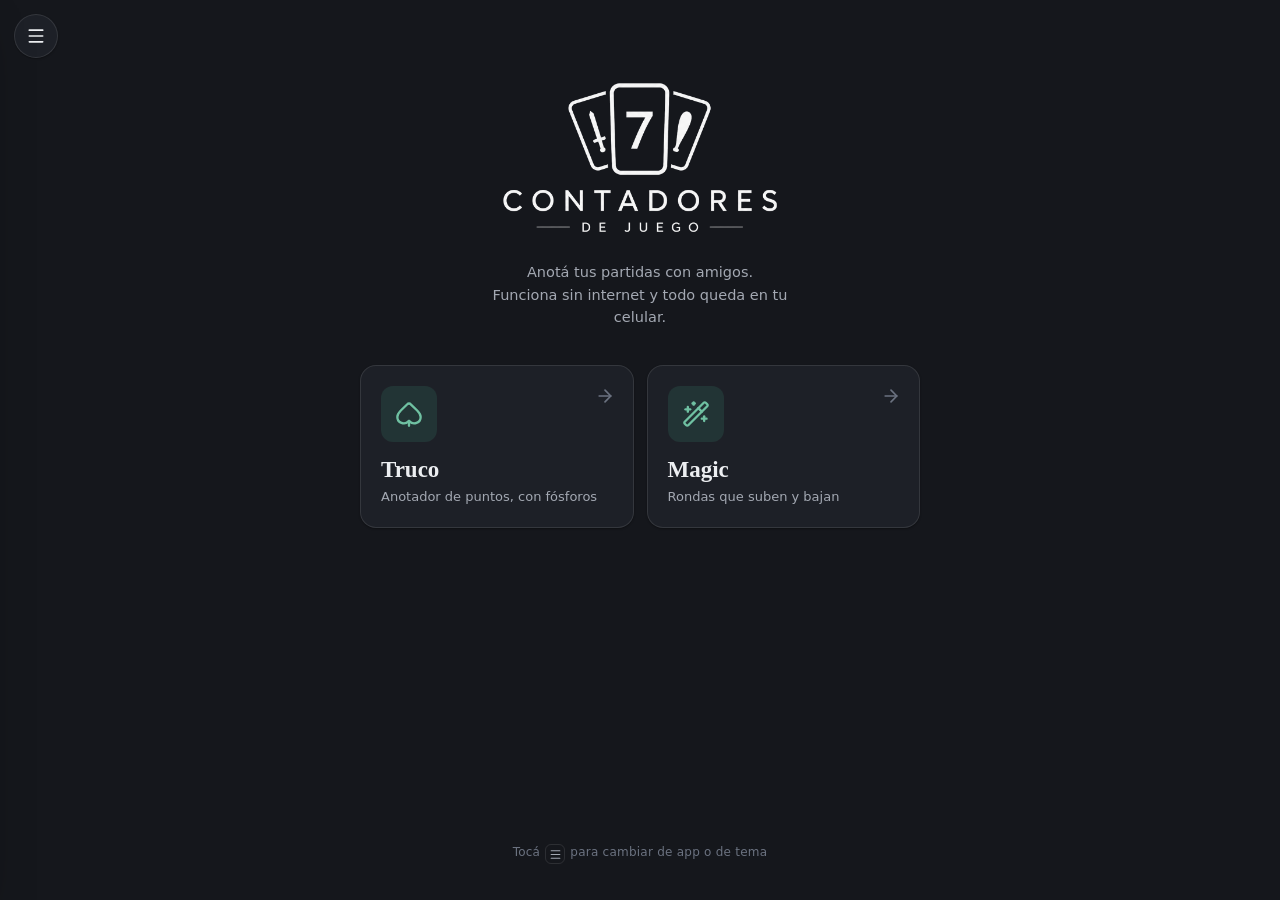
<file: index.html>
<!DOCTYPE html>
<html lang="es-AR" data-theme="noche">
<head>
<meta charset="UTF-8">
<meta name="viewport" content="width=device-width, initial-scale=1.0, viewport-fit=cover, maximum-scale=1.0, user-scalable=no">
<meta name="theme-color" content="#15171C">
<title>Vichen · Anotador de juegos</title>
<meta name="description" content="Vichen: anotadores de juegos de cartas (Truco, Magic y más). Funciona offline y guarda todo en tu celular.">
<link rel="manifest" href="./manifest.webmanifest">
<link rel="icon" href="./assets/icons/favicon.png">
<link rel="apple-touch-icon" href="./assets/icons/vichen-apple.png">
<meta name="apple-mobile-web-app-capable" content="yes">
<meta name="mobile-web-app-capable" content="yes">
<meta name="apple-mobile-web-app-status-bar-style" content="black-translucent">
<meta name="apple-mobile-web-app-title" content="Vichen">
<script>(function(){try{var r=localStorage.getItem("vichen:theme:current");var t=r?JSON.parse(r).d:"noche";if(t!=="noche"&&t!=="dia")t="noche";document.documentElement.setAttribute("data-theme",t);}catch(e){}})();</script>
<link rel="stylesheet" href="./assets/css/tokens.css">
<link rel="stylesheet" href="./assets/css/base.css">
<link rel="stylesheet" href="./assets/css/components.css">
<link rel="stylesheet" href="./assets/css/shell.css">
<style>
  body{display:flex;flex-direction:column;overflow-x:hidden}
  .home{flex:1;width:100%;max-width:600px;margin:0 auto;padding:calc(70px + var(--safe-top)) 20px calc(36px + var(--safe-bottom));
    display:flex;flex-direction:column}

  .hero{text-align:center;margin-bottom:36px}
  .hero .logo-img{width:min(300px,76vw);height:auto;margin:0 auto;display:block;filter:invert(1)}
  :root[data-theme="dia"] .hero .logo-img{filter:none}
  .hero .tag{margin:16px auto 0;max-width:34ch;color:var(--ink-soft);font-size:14.5px;line-height:1.55;text-wrap:balance}

  .apps{display:grid;grid-template-columns:1fr;gap:13px}
  @media(min-width:460px){.apps{grid-template-columns:1fr 1fr}}

  .app-card{
    all:unset;box-sizing:border-box;cursor:pointer;position:relative;overflow:hidden;
    background:var(--surface);border:1px solid var(--hair);border-radius:var(--r-3);box-shadow:var(--shadow-1);
    padding:20px;display:flex;flex-direction:column;gap:16px;
    transition:transform var(--dur-2) var(--ease), border-color var(--dur-1), box-shadow var(--dur-2), background var(--dur-1);
  }
  .app-card::before{content:"";position:absolute;inset:0;background:var(--sheen);opacity:0;transition:opacity var(--dur-2);pointer-events:none}
  .app-card:hover{transform:translateY(-3px);border-color:var(--hair-2);box-shadow:var(--shadow-2)}
  .app-card:hover::before{opacity:1}
  .app-card:active{transform:translateY(-1px) scale(.995)}
  .app-card .tile{width:56px;height:56px;border-radius:var(--r-2);display:grid;place-items:center;
    background:var(--accent-tint);color:var(--accent-text);transition:background var(--dur-2),color var(--dur-2)}
  .app-card .tile svg{width:28px;height:28px}
  .app-card:hover .tile{background:var(--accent);color:var(--accent-ink)}
  .app-card .txt{display:flex;flex-direction:column}
  .app-card .nm{font-family:var(--serif);font-weight:600;font-size:23px;color:var(--ink);line-height:1.05}
  .app-card .ds{font-size:13px;color:var(--ink-soft);line-height:1.45;margin-top:6px}
  .app-card .go{position:absolute;top:20px;right:18px;color:var(--ink-faint);display:inline-flex;transition:transform var(--dur-2) var(--ease),color var(--dur-1)}
  .app-card:hover .go{color:var(--accent-text);transform:translateX(3px)}

  .install-cta{display:none;margin:26px auto 0}
  .install-cta[data-show="1"]{display:inline-flex}

  .home-foot{margin-top:auto;padding-top:30px;text-align:center;color:var(--ink-faint);font-size:12px;letter-spacing:.02em;line-height:1.7}
  .home-foot .kbd{display:inline-grid;place-items:center;width:20px;height:20px;border-radius:6px;border:1px solid var(--hair);
    color:var(--ink-soft);vertical-align:-5px;margin:0 1px}
  .home-foot .kbd svg{width:13px;height:13px}
</style>
</head>
<body>

<main class="home">
  <header class="hero">
    <img class="logo-img" src="./assets/img/logo-trans.png" alt="Contadores de Juego" width="300" height="175">
    <p class="tag">Anotá tus partidas con amigos.<br>Funciona sin internet y todo queda en tu celular.</p>
  </header>

  <div class="apps" id="apps"></div>

  <button class="btn btn--primary btn--lg install-cta" id="btn-install" hidden></button>

  <footer class="home-foot" id="home-foot"></footer>
</main>

<script src="./assets/js/store.js"></script>
<script src="./assets/js/registry.js"></script>
<script src="./assets/js/icons.js"></script>
<script src="./assets/js/theme.js"></script>
<script src="./assets/js/pwa.js"></script>
<script src="./assets/js/shell.js"></script>
<script>
(function(){
  "use strict";
  Theme.init();
  document.getElementById("btn-install").innerHTML = Icons.svg("install",{size:19}) + "Instalar app";

  var box = document.getElementById("apps");
  Registry.apps.forEach(function(a){
    var card = document.createElement("button");
    card.className = "app-card";
    card.setAttribute("aria-label", a.name + " — " + a.tagline);
    card.innerHTML =
      '<span class="go">'+Icons.svg("arrowRight",{size:20})+'</span>' +
      '<span class="tile">'+Icons.svg(a.icon,{size:28})+'</span>' +
      '<span class="txt"><span class="nm">'+a.name+'</span><span class="ds">'+a.tagline+'</span></span>';
    card.addEventListener("click", function(){ location.href = a.href; });
    box.appendChild(card);
  });

  document.getElementById("home-foot").innerHTML =
    'Tocá <span class="kbd">'+Icons.svg("menu",{size:13})+'</span> para cambiar de app o de tema';

  Shell.mount();
})();
</script>
</body>
</html>
</file>
<file: assets/css/tokens.css>
/* ============================================================
   Vichen · Design tokens (formal)
   Tipografías del sistema (cargan siempre, al instante — nada de
   Google Fonts que pueden no bajar en el celular). CSS 100%
   compatible (sin oklch, sin color-mix). Tema en <html data-theme>.
   ============================================================ */

:root{
  /* Tipografía del sistema */
  --serif: Georgia, "Times New Roman", "Nimbus Roman", serif;
  --sans: system-ui, -apple-system, "Segoe UI", Roboto, "Helvetica Neue", Arial, sans-serif;

  /* Radios */
  --r-1:8px; --r-2:12px; --r-3:16px; --r-4:20px; --r-pill:999px;

  /* Motion */
  --ease:cubic-bezier(.22,1,.36,1);
  --ease-soft:cubic-bezier(.4,0,.2,1);
  --dur-1:130ms; --dur-2:210ms; --dur-3:320ms;

  /* Áreas seguras */
  --safe-top:env(safe-area-inset-top,0px);
  --safe-bottom:env(safe-area-inset-bottom,0px);
}

/* ===================== NOCHE (default, oscuro) ===================== */
:root, :root[data-theme="noche"]{
  color-scheme:dark;
  --bg:#15171C;
  --surface:#1D2027;
  --surface-2:#252932;
  --surface-3:#2F343E;
  --hair:rgba(255,255,255,.10);
  --hair-2:rgba(255,255,255,.19);
  --ink:#ECEEF1;
  --ink-soft:#A3A8B2;
  --ink-faint:#6B7280;

  /* Botón primario NEUTRAL (claro sobre oscuro) — nada de amarillo */
  --btn:#ECEEF2; --btn-ink:#181B21; --btn-hover:#FFFFFF;

  /* Acento verde sobrio (paño de mesa), usado con moderación */
  --accent:#3E9E7C;
  --accent-strong:#4FB18E;
  --accent-ink:#0A140F;
  --accent-tint:rgba(62,158,124,.16);
  --accent-text:#6FC1A2;

  --neg:#D98A6E;
  --scrim:rgba(8,10,14,.62);
  --shadow-1:0 1px 2px rgba(0,0,0,.35);
  --shadow-2:0 10px 28px -14px rgba(0,0,0,.6), 0 2px 6px rgba(0,0,0,.28);
  --shadow-pop:0 18px 44px -16px rgba(0,0,0,.72);
  --sheen:linear-gradient(180deg, rgba(255,255,255,.035), rgba(255,255,255,0));
}

/* ====================== DÍA (claro) ====================== */
:root[data-theme="dia"]{
  color-scheme:light;
  --bg:#F2F3F5;
  --surface:#FFFFFF;
  --surface-2:#F6F7F9;
  --surface-3:#EBEDF1;
  --hair:rgba(20,24,31,.13);
  --hair-2:rgba(20,24,31,.22);
  --ink:#181B21;
  --ink-soft:#565C66;
  --ink-faint:#868C96;

  --btn:#1C2027; --btn-ink:#FFFFFF; --btn-hover:#2B313B;

  --accent:#1F7A5A;
  --accent-strong:#1A6A4E;
  --accent-ink:#FFFFFF;
  --accent-tint:rgba(31,122,90,.12);
  --accent-text:#1F7A5A;

  --neg:#B4623C;
  --scrim:rgba(20,24,31,.42);
  --shadow-1:0 1px 2px rgba(20,24,31,.06);
  --shadow-2:0 12px 26px -16px rgba(20,24,31,.22), 0 1px 3px rgba(20,24,31,.08);
  --shadow-pop:0 22px 46px -20px rgba(20,24,31,.28);
  --sheen:linear-gradient(180deg, rgba(255,255,255,.5), rgba(255,255,255,0));
}
</file>
<file: assets/css/base.css>
/* ============================================================
   Vichen · Base / reset
   ============================================================ */

*{box-sizing:border-box;-webkit-tap-highlight-color:transparent}
*::selection{background:var(--accent-tint)}
html,body{margin:0}
html{background:var(--bg);-webkit-text-size-adjust:100%}
body{
  font-family:var(--sans);
  font-size:16px;
  line-height:1.5;
  color:var(--ink);
  background:var(--bg);
  min-height:100vh;
  min-height:100dvh;
  -webkit-font-smoothing:antialiased;
  text-rendering:optimizeLegibility;
}
img,svg{display:block;max-width:100%}
svg{stroke-linecap:round;stroke-linejoin:round}
button{font-family:inherit;font-size:inherit;color:inherit}
input,select,textarea{font-family:inherit}
h1,h2,h3{font-family:var(--serif);font-optical-sizing:auto;text-wrap:balance;margin:0}

/* Foco visible y consistente */
:focus-visible{outline:2px solid var(--accent-ring);outline-offset:2px;border-radius:6px}

/* Números tabulares para contadores/tablas */
.tnum{font-variant-numeric:tabular-nums lining-nums}

@media (prefers-reduced-motion:reduce){
  *,*::before,*::after{animation-duration:.001ms !important;animation-iteration-count:1 !important;transition-duration:.001ms !important;scroll-behavior:auto !important}
}
</file>
<file: assets/css/components.css>
/* ============================================================
   Vichen · Componentes compartidos
   Vocabulario único de UI para todas las apps: botones, icon-
   buttons, segmented control, switches, inputs, steppers, panel.
   ============================================================ */

/* ---------- Marca ---------- */
.brand-mark{display:inline-flex;align-items:center;gap:.5em;font-family:var(--sans);font-weight:700;
  letter-spacing:.02em;color:var(--ink)}
.brand-mark .spark{color:var(--accent);display:inline-flex}
.wordmark{font-family:var(--sans);font-weight:800;letter-spacing:.14em;text-transform:uppercase;
  font-size:11px;color:var(--ink-faint)}
.wordmark b{color:var(--accent-text);font-weight:800}

/* ---------- Botón ---------- */
.btn{
  --h:52px;
  all:unset;box-sizing:border-box;display:inline-flex;align-items:center;justify-content:center;gap:.55em;
  height:var(--h);padding:0 22px;border-radius:var(--r-2);cursor:pointer;
  font-weight:600;font-size:15px;letter-spacing:.01em;white-space:nowrap;
  transition:transform var(--dur-1) var(--ease), background var(--dur-1), border-color var(--dur-1), box-shadow var(--dur-1), opacity var(--dur-1);
}
.btn svg{width:19px;height:19px}
.btn:active{transform:scale(.975)}
.btn[disabled],.btn:disabled{opacity:.4;pointer-events:none}
.btn--block{display:flex;width:100%}
.btn--lg{--h:58px;font-size:16px;border-radius:var(--r-3)}
.btn--sm{--h:40px;padding:0 14px;font-size:13px}

.btn--primary{background:var(--btn);color:var(--btn-ink);box-shadow:var(--shadow-1)}
.btn--primary:hover{background:var(--btn-hover)}
.btn--primary:active{box-shadow:none}

.btn--soft{background:var(--surface-2);color:var(--ink);border:1px solid var(--hair)}
.btn--soft:hover{background:var(--surface-3);border-color:var(--hair-2)}

.btn--ghost{background:transparent;color:var(--ink);border:1px solid var(--hair)}
.btn--ghost:hover{background:var(--surface-2);border-color:var(--hair-2)}

.btn--quiet{background:transparent;color:var(--ink-soft);height:auto;padding:8px 12px;font-weight:500;font-size:13px}
.btn--quiet:hover{color:var(--ink);background:var(--surface-2)}

/* ---------- Icon button ---------- */
.iconbtn{
  --s:44px;
  all:unset;box-sizing:border-box;width:var(--s);height:var(--s);border-radius:var(--r-pill);
  display:inline-grid;place-items:center;cursor:pointer;
  color:var(--ink);border:1px solid var(--hair);background:var(--surface);
  box-shadow:var(--shadow-1);
  transition:transform var(--dur-1) var(--ease), background var(--dur-1), border-color var(--dur-1), color var(--dur-1);
}
.iconbtn:hover{background:var(--surface-2);border-color:var(--hair-2)}
.iconbtn:active{transform:scale(.9)}
.iconbtn[disabled],.iconbtn:disabled{opacity:.32;pointer-events:none}
.iconbtn svg{width:20px;height:20px}
.iconbtn--sm{--s:38px}
.iconbtn--sm svg{width:18px;height:18px}
.iconbtn--bare{border-color:transparent;background:transparent;box-shadow:none}
.iconbtn--bare:hover{background:var(--surface-2)}
.iconbtn--accent{color:var(--accent-ink);background:var(--accent);border-color:transparent}
.iconbtn--accent:hover{background:var(--accent-strong)}

/* ---------- Segmented control ---------- */
.seg{display:flex;gap:4px;padding:4px;border-radius:var(--r-2);background:var(--surface-2);border:1px solid var(--hair)}
.seg-opt{
  all:unset;box-sizing:border-box;flex:1;text-align:center;cursor:pointer;
  padding:10px 8px;border-radius:calc(var(--r-2) - 4px);
  font-weight:600;font-size:13.5px;color:var(--ink-soft);
  display:inline-flex;align-items:center;justify-content:center;gap:.4em;
  transition:background var(--dur-1), color var(--dur-1);
}
.seg-opt svg{width:16px;height:16px}
.seg-opt:hover{color:var(--ink)}
.seg-opt[aria-selected="true"]{background:var(--surface);color:var(--ink);box-shadow:var(--shadow-1)}
.seg--accent .seg-opt[aria-selected="true"]{background:var(--accent);color:var(--accent-ink)}

/* ---------- Switch ---------- */
.switch-row{display:flex;align-items:center;justify-content:space-between;gap:16px;padding:13px 2px;border-bottom:1px solid var(--hair)}
.switch-row:last-child{border-bottom:0}
.switch-row .lbl{font-size:14.5px;color:var(--ink);display:flex;align-items:center;gap:.6em}
.switch-row .lbl svg{width:17px;height:17px;color:var(--ink-soft)}
.toggle{all:unset;box-sizing:border-box;width:46px;height:27px;border-radius:var(--r-pill);
  background:var(--surface-3);border:1px solid var(--hair);position:relative;cursor:pointer;flex:0 0 auto;
  transition:background var(--dur-1) var(--ease), border-color var(--dur-1)}
.toggle::after{content:"";position:absolute;top:2px;left:2px;width:21px;height:21px;border-radius:50%;
  background:var(--ink-soft);transition:transform var(--dur-2) var(--ease), background var(--dur-1)}
.toggle[aria-checked="true"]{background:var(--accent);border-color:transparent}
.toggle[aria-checked="true"]::after{transform:translateX(19px);background:var(--accent-ink)}

/* ---------- Input ---------- */
.field{position:relative;display:flex;align-items:center;gap:10px;
  background:var(--surface-2);border:1px solid var(--hair);border-radius:var(--r-2);padding:0 14px;
  transition:border-color var(--dur-1), box-shadow var(--dur-1)}
.field:focus-within{border-color:var(--accent-ring);box-shadow:0 0 0 3px var(--accent-tint)}
.field .lead{color:var(--ink-faint);display:inline-flex;flex:0 0 auto}
.field .lead svg{width:18px;height:18px}
.field input{flex:1;min-width:0;background:transparent;border:0;outline:none;color:var(--ink);
  font-size:16px;font-weight:500;padding:13px 0}
.field input::placeholder{color:var(--ink-faint)}

/* ---------- Panel ---------- */
.panel{background:var(--surface);border:1px solid var(--hair);border-radius:var(--r-3);box-shadow:var(--shadow-1)}

/* ---------- Etiqueta de sección ---------- */
.eyebrow{font-size:11px;font-weight:600;letter-spacing:.14em;text-transform:uppercase;color:var(--ink-faint)}

/* ---------- Modal / bottom sheet ---------- */
.modal{position:fixed;inset:0;z-index:100;display:none;align-items:flex-end;justify-content:center;
  background:var(--scrim);backdrop-filter:blur(4px);-webkit-backdrop-filter:blur(4px)}
.modal.show{display:flex}
.sheet{width:100%;max-width:470px;max-height:92dvh;overflow-y:auto;overscroll-behavior:contain;
  background:var(--surface);border:1px solid var(--hair);
  border-radius:var(--r-4) var(--r-4) 0 0;box-shadow:var(--shadow-pop);
  padding:10px 22px calc(26px + var(--safe-bottom));
  animation:sheetrise var(--dur-3) var(--ease) both}
@media(min-width:520px){.modal{align-items:center;padding:20px}.sheet{border-radius:var(--r-4)}}
@keyframes sheetrise{from{transform:translateY(46px);opacity:0}to{transform:none;opacity:1}}
.sheet .grab{width:38px;height:4px;border-radius:99px;background:var(--hair-2);margin:2px auto 14px}
.sheet-title{font-family:var(--serif);font-weight:600;font-size:22px;text-align:center;color:var(--ink)}
.sheet-sub{text-align:center;color:var(--ink-faint);font-size:12.5px;margin-top:3px}
.sheet .group{margin-top:22px}
.sheet .group > .eyebrow{display:block;margin-bottom:11px}

/* ---------- Selector de íconos ---------- */
.icons-pick{display:flex;flex-wrap:wrap;gap:8px}
.ipick{all:unset;box-sizing:border-box;width:44px;height:44px;border-radius:var(--r-2);cursor:pointer;
  display:grid;place-items:center;color:var(--ink-soft);border:1px solid var(--hair);background:var(--surface-2);
  transition:transform var(--dur-1) var(--ease),background var(--dur-1),color var(--dur-1),border-color var(--dur-1)}
.ipick:hover{color:var(--ink);background:var(--surface-3)}
.ipick:active{transform:scale(.9)}
.ipick svg{width:21px;height:21px}
.ipick[aria-pressed="true"]{background:var(--accent);color:var(--accent-ink);border-color:transparent}

/* ---------- Contador con animación al cambiar ---------- */
@keyframes bump{0%{transform:scale(1)}28%{transform:scale(1.14)}100%{transform:scale(1)}}
.bump{animation:bump var(--dur-3) var(--ease)}

/* ---------- Toast (ayuda instalar iOS) ---------- */
@keyframes vtoast{from{opacity:0;transform:translateX(-50%) translateY(12px)}to{opacity:1;transform:translateX(-50%)}}

/* ---------- Stepper compacto (− valor +) ---------- */
.stepper-mini{display:inline-flex;align-items:center;gap:6px}
.step-btn{all:unset;box-sizing:border-box;width:38px;height:38px;border-radius:50%;display:grid;place-items:center;
  cursor:pointer;color:var(--ink);border:1px solid var(--hair);background:var(--surface-2);
  transition:transform var(--dur-1) var(--ease), background var(--dur-1), border-color var(--dur-1)}
.step-btn:hover{background:var(--surface-3);border-color:var(--hair-2)}
.step-btn:active{transform:scale(.88)}
.step-btn svg{width:17px;height:17px}
</file>
<file: assets/css/shell.css>
/* ============================================================
   Vichen · Shell
   Botón hamburguesa + drawer para saltar entre apps.
   Se inyecta con assets/js/shell.js
   z-index: burger 60 · scrim 70 · drawer 80
   ============================================================ */

.shell-burger{
  position:fixed;top:calc(14px + var(--safe-top));left:14px;z-index:60;
  width:44px;height:44px;border-radius:var(--r-pill);
  display:grid;place-items:center;cursor:pointer;color:var(--ink);
  border:1px solid var(--hair);background:var(--surface);box-shadow:var(--shadow-1);
  transition:transform var(--dur-1) var(--ease), background var(--dur-1), border-color var(--dur-1);
}
.shell-burger:hover{background:var(--surface-2);border-color:var(--hair-2)}
.shell-burger:active{transform:scale(.9)}
.shell-burger svg{width:20px;height:20px}

.shell-scrim{
  position:fixed;inset:0;z-index:70;background:var(--scrim);
  opacity:0;pointer-events:none;transition:opacity var(--dur-2) var(--ease-soft);
}
.shell-scrim.open{opacity:1;pointer-events:auto}

.shell-drawer{
  position:fixed;top:0;left:0;z-index:80;height:100dvh;width:min(324px,88vw);
  display:flex;flex-direction:column;
  background:var(--surface);border-right:1px solid var(--hair);box-shadow:var(--shadow-pop);
  padding:calc(20px + var(--safe-top)) 0 calc(16px + var(--safe-bottom));
  transform:translateX(-104%);transition:transform var(--dur-3) var(--ease);
  overflow-y:auto;overscroll-behavior:contain;
}
.shell-drawer.open{transform:none}

.shell-brand{display:flex;align-items:center;gap:13px;padding:4px 20px 18px;border-bottom:1px solid var(--hair)}
.shell-brand .logo{width:52px;height:auto;flex:0 0 auto;filter:invert(1)}
:root[data-theme="dia"] .shell-brand .logo{filter:none}
.shell-brand .txt{display:flex;flex-direction:column;line-height:1.1}
.shell-brand .name{font-family:var(--sans);font-weight:800;letter-spacing:.16em;text-transform:uppercase;font-size:15px;color:var(--ink)}
.shell-brand .sub{font-size:11px;color:var(--ink-faint);letter-spacing:.04em;margin-top:3px}

.shell-sect{padding:16px 22px 8px;font-size:10.5px;font-weight:600;letter-spacing:.16em;text-transform:uppercase;color:var(--ink-faint)}

.shell-nav{list-style:none;margin:0;padding:0 10px;display:flex;flex-direction:column;gap:2px}
.shell-link{
  all:unset;box-sizing:border-box;display:flex;align-items:center;gap:13px;width:100%;
  padding:11px 12px;border-radius:var(--r-2);cursor:pointer;color:var(--ink);
  transition:background var(--dur-1);
}
.shell-link:hover{background:var(--surface-2)}
.shell-link.active{background:var(--accent-tint)}
.shell-link .ic{flex:0 0 40px;height:40px;border-radius:var(--r-1);display:grid;place-items:center;
  color:var(--ink);border:1px solid var(--hair);background:var(--surface-2)}
.shell-link .ic svg{width:20px;height:20px}
.shell-link.active .ic{background:var(--accent);color:var(--accent-ink);border-color:transparent}
.shell-link .tx{display:flex;flex-direction:column;gap:2px;min-width:0}
.shell-link .nm{font-weight:600;font-size:15px}
.shell-link .ds{font-size:12px;color:var(--ink-soft);white-space:nowrap;overflow:hidden;text-overflow:ellipsis}
.shell-link .go{margin-left:auto;color:var(--ink-faint);display:inline-flex}
.shell-link .go svg{width:18px;height:18px}
.shell-link.active .go{color:var(--accent-text)}

.shell-foot{margin-top:auto;padding:14px 18px 0;border-top:1px solid var(--hair);display:flex;flex-direction:column;gap:12px}
.shell-foot .row{display:flex;align-items:center;justify-content:space-between;gap:12px}
.shell-foot .row .lbl{font-size:13px;color:var(--ink-soft);font-weight:500}

.shell-install{display:none}
.shell-install.show{display:flex}

.shell-version{padding:2px 4px 0;font-size:10.5px;letter-spacing:.06em;color:var(--ink-faint);opacity:.8;text-align:center}
</file>
